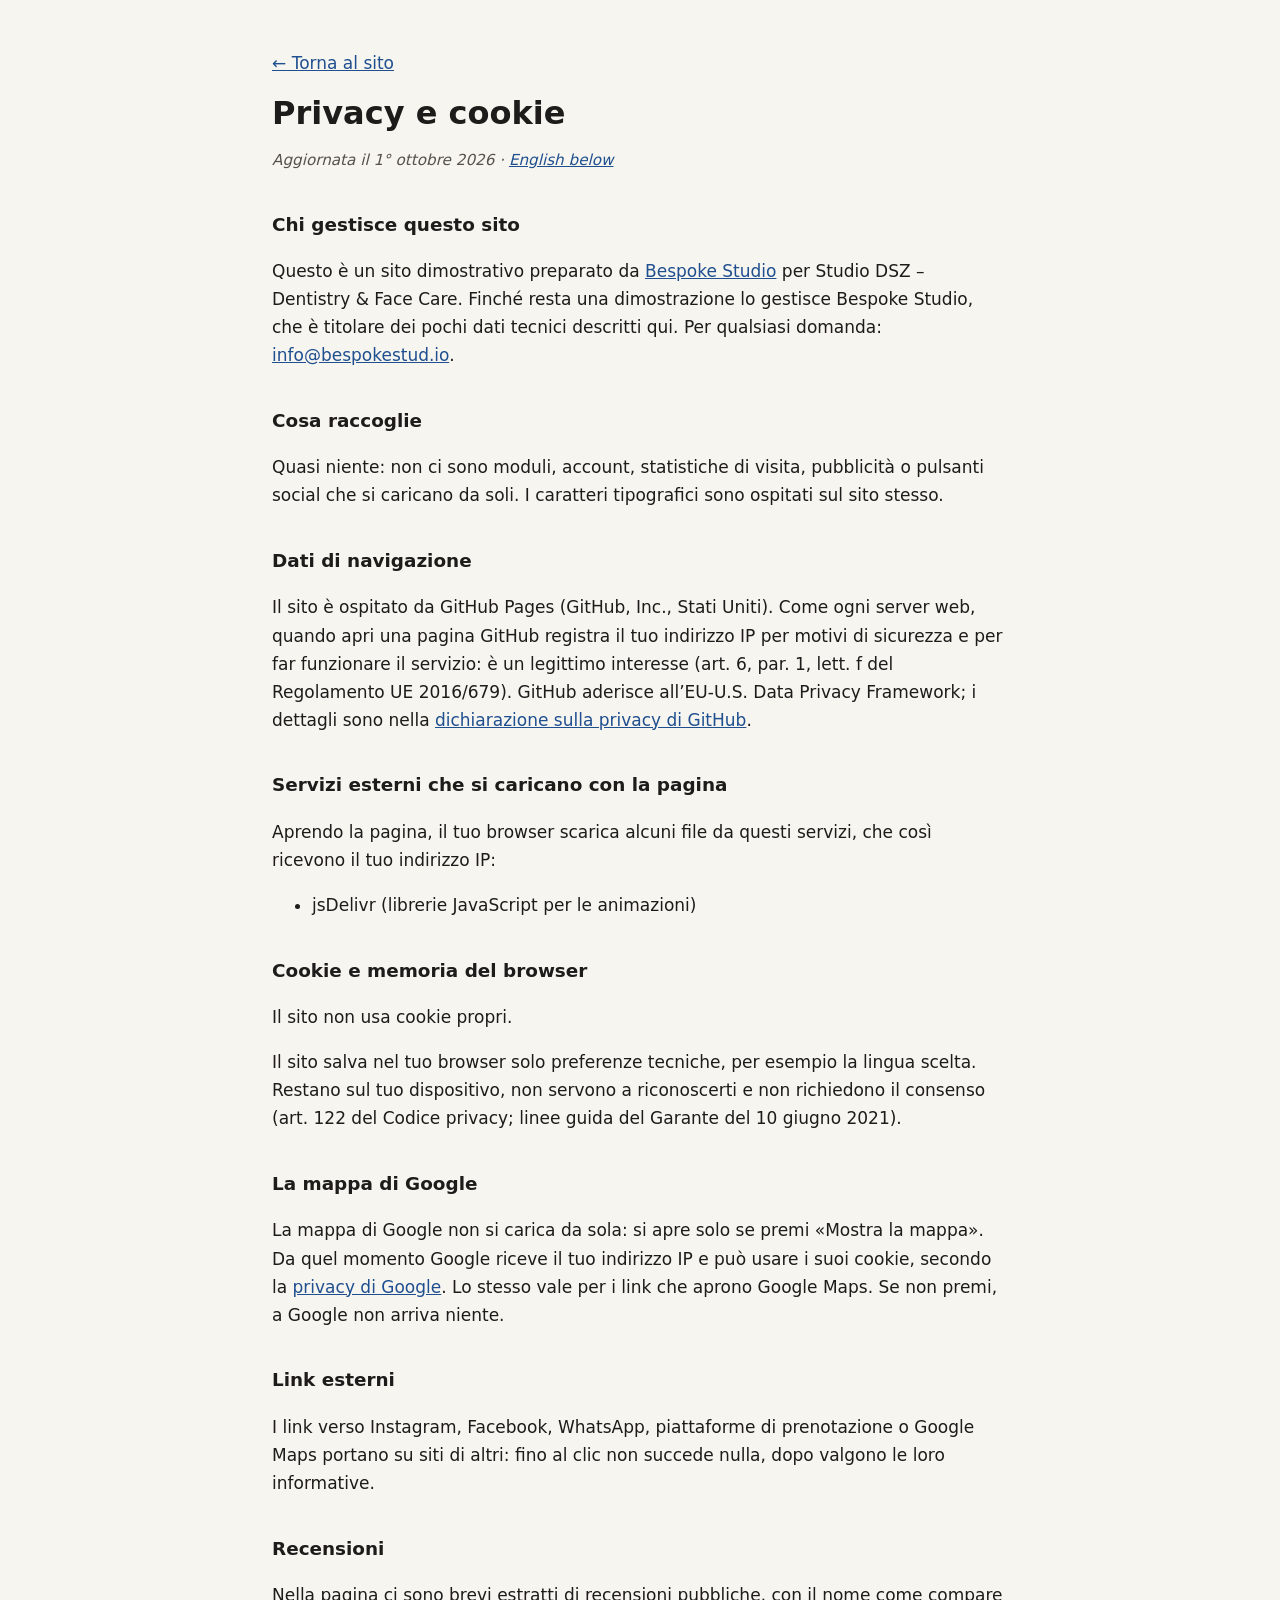
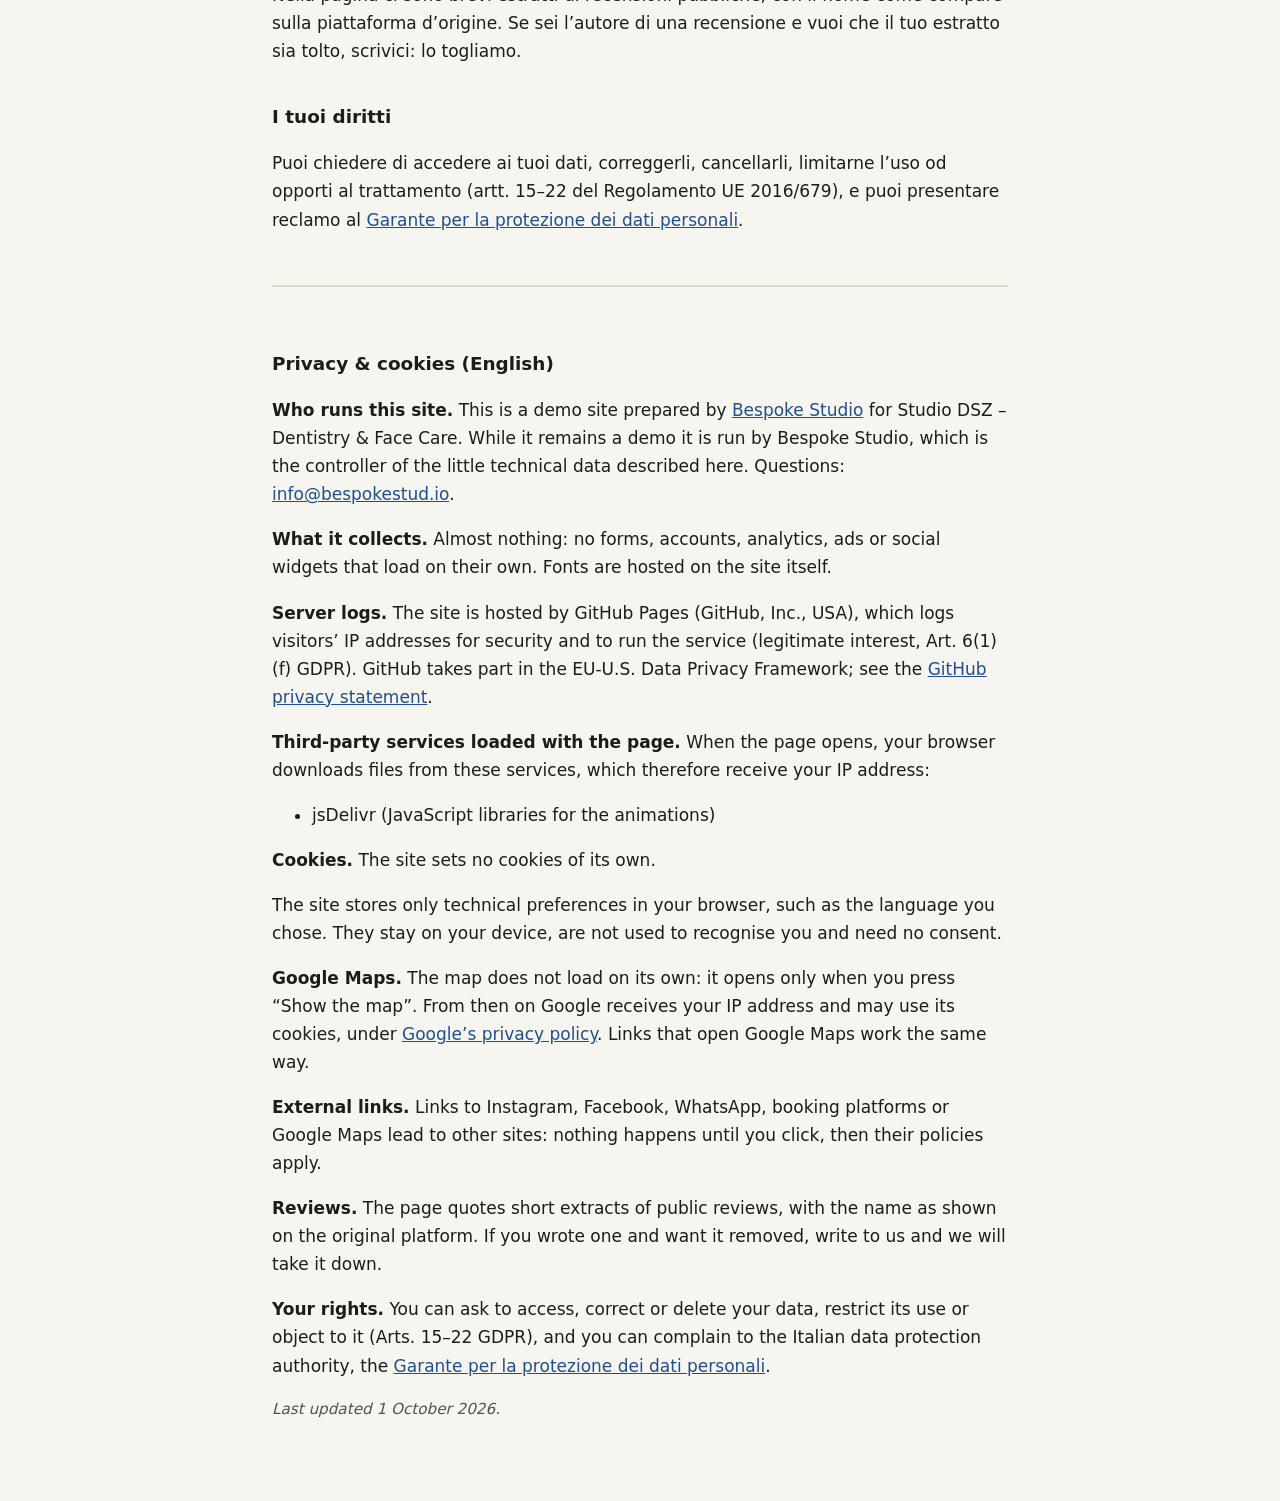
<file: privacy.html>
<!DOCTYPE html>
<html lang="it">
<head>
  <meta charset="UTF-8">
  <meta name="viewport" content="width=device-width, initial-scale=1.0">
  <meta name="robots" content="noindex">
  <title>Privacy e cookie · Studio DSZ – Dentistry &amp; Face Care</title>
  <meta name="description" content="Informativa privacy e cookie del sito Studio DSZ – Dentistry &amp; Face Care.">
  <style>
    body { margin: 0; background: #f7f5f0; color: #1d1c1a; font: 17px/1.65 system-ui, -apple-system, "Segoe UI", Roboto, sans-serif; }
    main { max-width: 46rem; margin: 0 auto; padding: 32px 20px 64px; }
    h1 { font-size: 2rem; line-height: 1.2; margin: 0.4em 0 0.2em; }
    h2 { font-size: 1.15rem; margin: 2em 0 0.4em; }
    a { color: #1f4f8f; }
    .data { color: #55524c; font-style: italic; font-size: 0.95rem; }
    .en { margin-top: 3em; padding-top: 1.5em; border-top: 2px solid #ddd8cc; }
    code { font-size: 0.9em; background: #ebe7dc; padding: 0 4px; border-radius: 3px; }
  </style>
</head>
<body>
<main>
  <p><a href="index.html">← Torna al sito</a></p>
  <h1>Privacy e cookie</h1>
  <p class="data">Aggiornata il 1° ottobre 2026 · <a href="#english" lang="en">English below</a></p>
  <h2>Chi gestisce questo sito</h2>
  <p>Questo è un sito dimostrativo preparato da <a href="https://bespokestud.io" rel="noopener">Bespoke Studio</a> per Studio DSZ – Dentistry &amp; Face Care. Finché resta una dimostrazione lo gestisce Bespoke Studio, che è titolare dei pochi dati tecnici descritti qui. Per qualsiasi domanda: <a href="mailto:info@bespokestud.io">info@bespokestud.io</a>.</p>
  <h2>Cosa raccoglie</h2>
  <p>Quasi niente: non ci sono moduli, account, statistiche di visita, pubblicità o pulsanti social che si caricano da soli. I caratteri tipografici sono ospitati sul sito stesso.</p>
  <h2>Dati di navigazione</h2>
  <p>Il sito è ospitato da GitHub Pages (GitHub, Inc., Stati Uniti). Come ogni server web, quando apri una pagina GitHub registra il tuo indirizzo IP per motivi di sicurezza e per far funzionare il servizio: è un legittimo interesse (art. 6, par. 1, lett. f del Regolamento UE 2016/679). GitHub aderisce all’EU-U.S. Data Privacy Framework; i dettagli sono nella <a href="https://docs.github.com/site-policy/privacy-policies/github-general-privacy-statement" rel="noopener">dichiarazione sulla privacy di GitHub</a>.</p>
  <h2>Servizi esterni che si caricano con la pagina</h2>
  <p>Aprendo la pagina, il tuo browser scarica alcuni file da questi servizi, che così ricevono il tuo indirizzo IP:</p>
  <ul><li>jsDelivr (librerie JavaScript per le animazioni)</li></ul>
  <h2>Cookie e memoria del browser</h2>
  <p>Il sito non usa cookie propri.</p>
  <p>Il sito salva nel tuo browser solo preferenze tecniche, per esempio la lingua scelta. Restano sul tuo dispositivo, non servono a riconoscerti e non richiedono il consenso (art. 122 del Codice privacy; linee guida del Garante del 10 giugno 2021).</p>
  <h2>La mappa di Google</h2>
  <p>La mappa di Google non si carica da sola: si apre solo se premi «Mostra la mappa». Da quel momento Google riceve il tuo indirizzo IP e può usare i suoi cookie, secondo la <a href="https://policies.google.com/privacy?hl=it" rel="noopener">privacy di Google</a>. Lo stesso vale per i link che aprono Google Maps. Se non premi, a Google non arriva niente.</p>
  <h2>Link esterni</h2>
  <p>I link verso Instagram, Facebook, WhatsApp, piattaforme di prenotazione o Google Maps portano su siti di altri: fino al clic non succede nulla, dopo valgono le loro informative.</p>
  <h2>Recensioni</h2>
  <p>Nella pagina ci sono brevi estratti di recensioni pubbliche, con il nome come compare sulla piattaforma d’origine. Se sei l’autore di una recensione e vuoi che il tuo estratto sia tolto, scrivici: lo togliamo.</p>
  <h2>I tuoi diritti</h2>
  <p>Puoi chiedere di accedere ai tuoi dati, correggerli, cancellarli, limitarne l’uso od opporti al trattamento (artt. 15–22 del Regolamento UE 2016/679), e puoi presentare reclamo al <a href="https://www.garanteprivacy.it" rel="noopener">Garante per la protezione dei dati personali</a>.</p>
  <div class="en" id="english" lang="en">
    <h2>Privacy &amp; cookies (English)</h2>
    <p><strong>Who runs this site.</strong> This is a demo site prepared by <a href="https://bespokestud.io" rel="noopener">Bespoke Studio</a> for Studio DSZ – Dentistry &amp; Face Care. While it remains a demo it is run by Bespoke Studio, which is the controller of the little technical data described here. Questions: <a href="mailto:info@bespokestud.io">info@bespokestud.io</a>.</p>
    <p><strong>What it collects.</strong> Almost nothing: no forms, accounts, analytics, ads or social widgets that load on their own. Fonts are hosted on the site itself.</p>
    <p><strong>Server logs.</strong> The site is hosted by GitHub Pages (GitHub, Inc., USA), which logs visitors’ IP addresses for security and to run the service (legitimate interest, Art. 6(1)(f) GDPR). GitHub takes part in the EU-U.S. Data Privacy Framework; see the <a href="https://docs.github.com/site-policy/privacy-policies/github-general-privacy-statement" rel="noopener">GitHub privacy statement</a>.</p>
    <p><strong>Third-party services loaded with the page.</strong> When the page opens, your browser downloads files from these services, which therefore receive your IP address:</p><ul><li>jsDelivr (JavaScript libraries for the animations)</li></ul>
    <p><strong>Cookies.</strong> The site sets no cookies of its own.</p>
    <p>The site stores only technical preferences in your browser, such as the language you chose. They stay on your device, are not used to recognise you and need no consent.</p>
    <p><strong>Google Maps.</strong> The map does not load on its own: it opens only when you press “Show the map”. From then on Google receives your IP address and may use its cookies, under <a href="https://policies.google.com/privacy?hl=en" rel="noopener">Google’s privacy policy</a>. Links that open Google Maps work the same way.</p>
    <p><strong>External links.</strong> Links to Instagram, Facebook, WhatsApp, booking platforms or Google Maps lead to other sites: nothing happens until you click, then their policies apply.</p>
    <p><strong>Reviews.</strong> The page quotes short extracts of public reviews, with the name as shown on the original platform. If you wrote one and want it removed, write to us and we will take it down.</p>
    <p><strong>Your rights.</strong> You can ask to access, correct or delete your data, restrict its use or object to it (Arts. 15–22 GDPR), and you can complain to the Italian data protection authority, the <a href="https://www.garanteprivacy.it" rel="noopener">Garante per la protezione dei dati personali</a>.</p>
    <p class="data">Last updated 1 October 2026.</p>
  </div>
</main>
</body>
</html>
</file>
